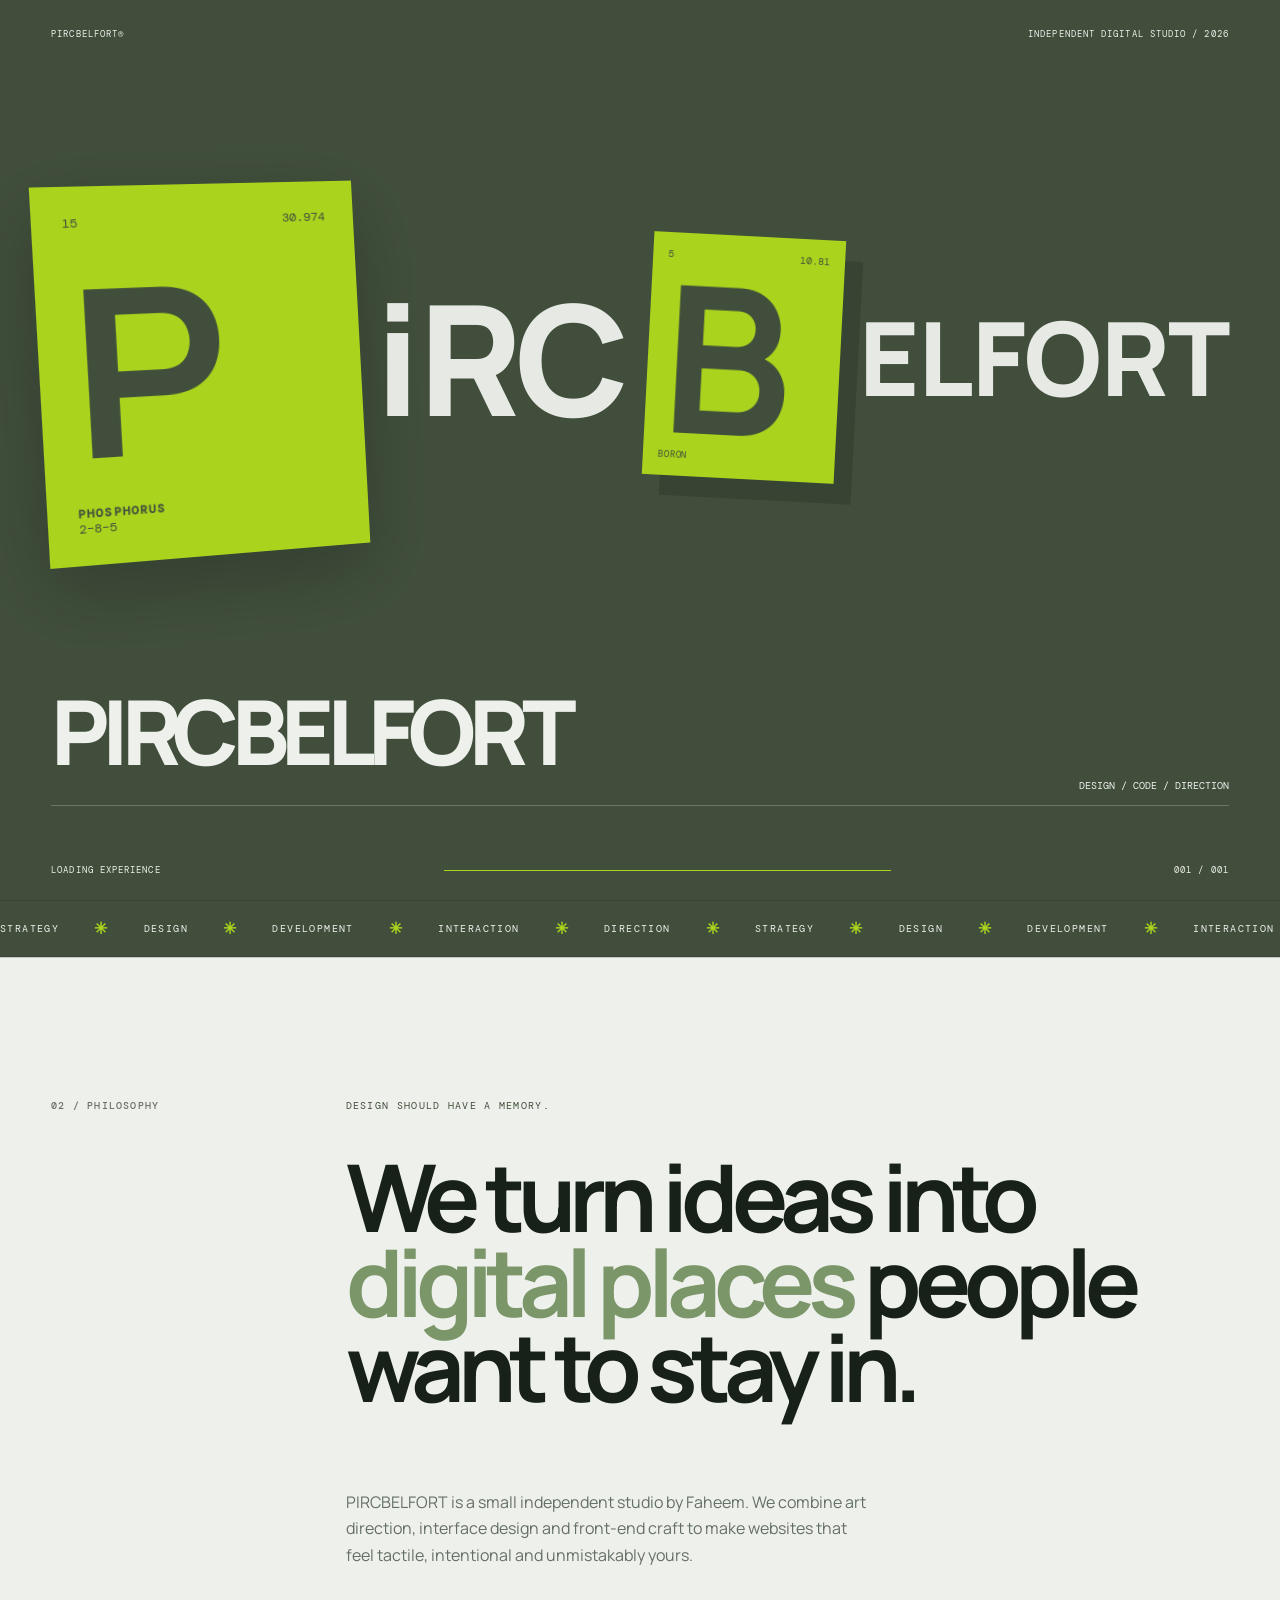
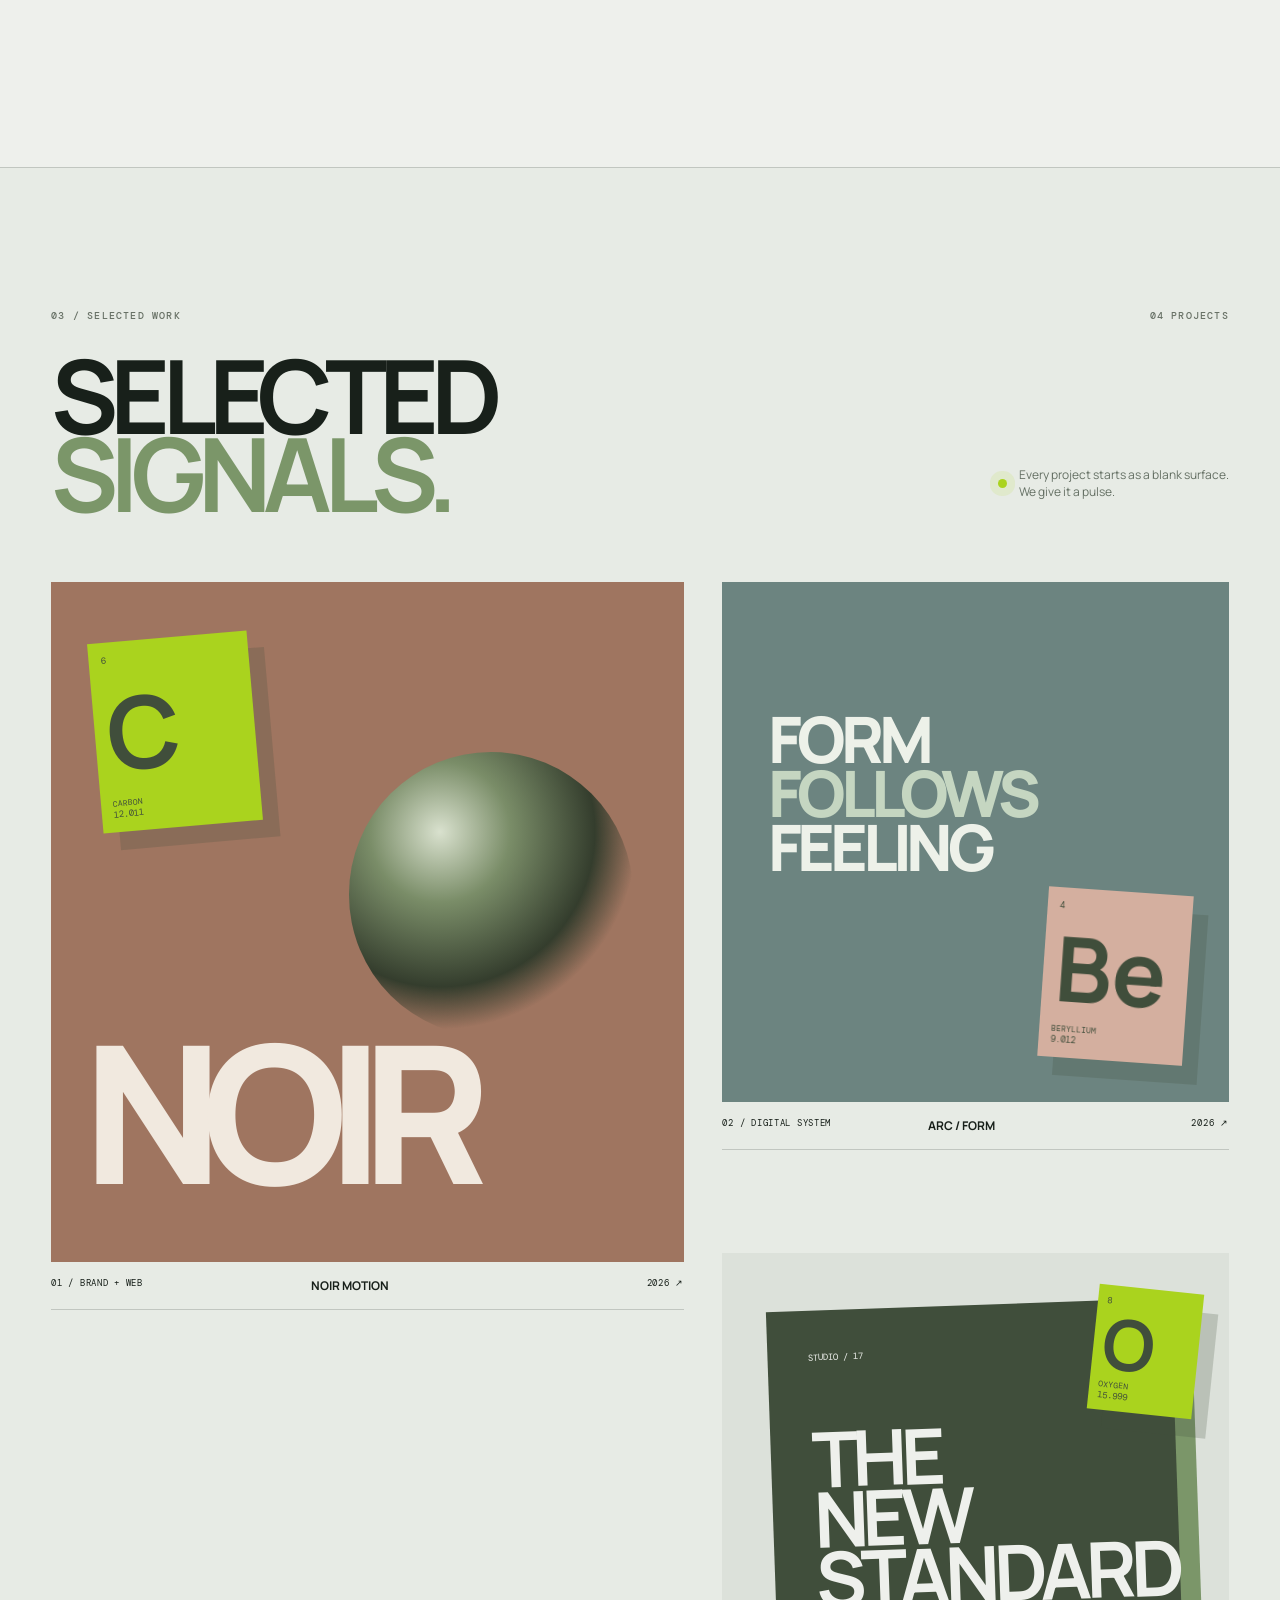
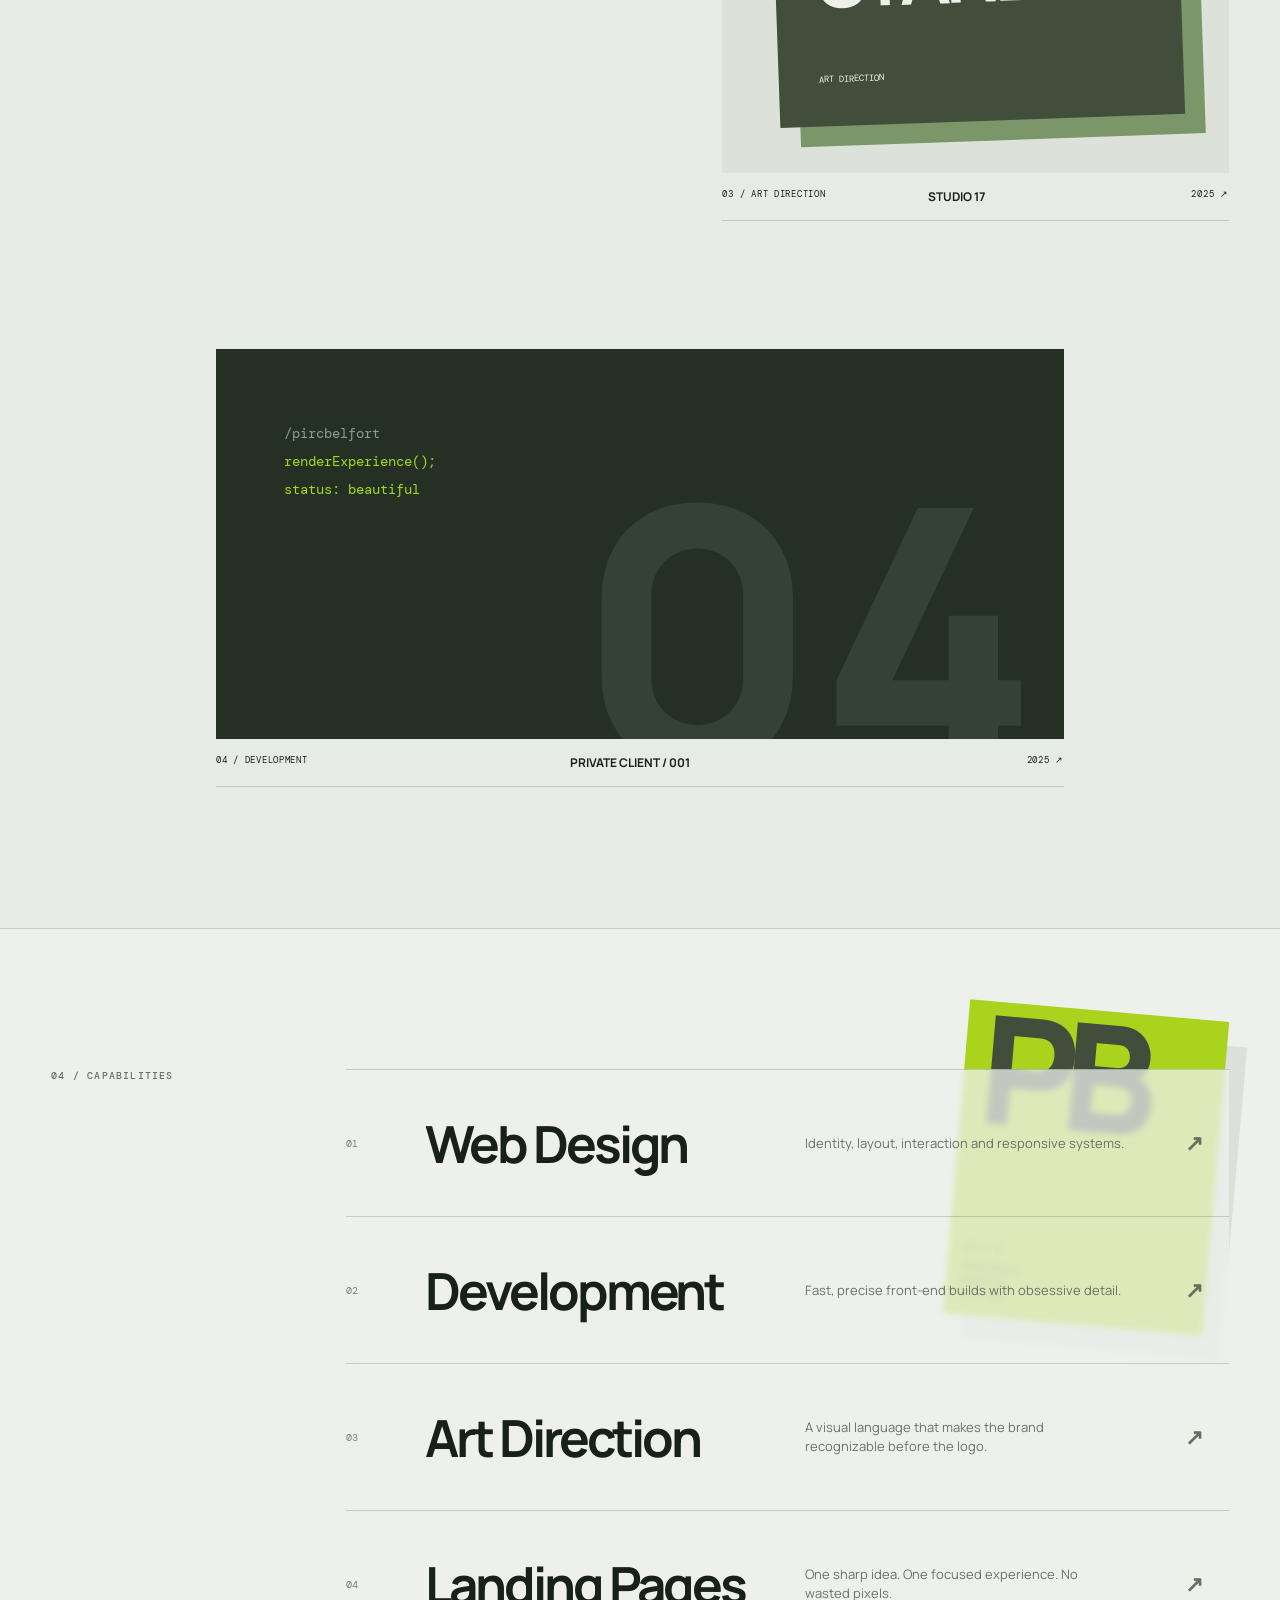
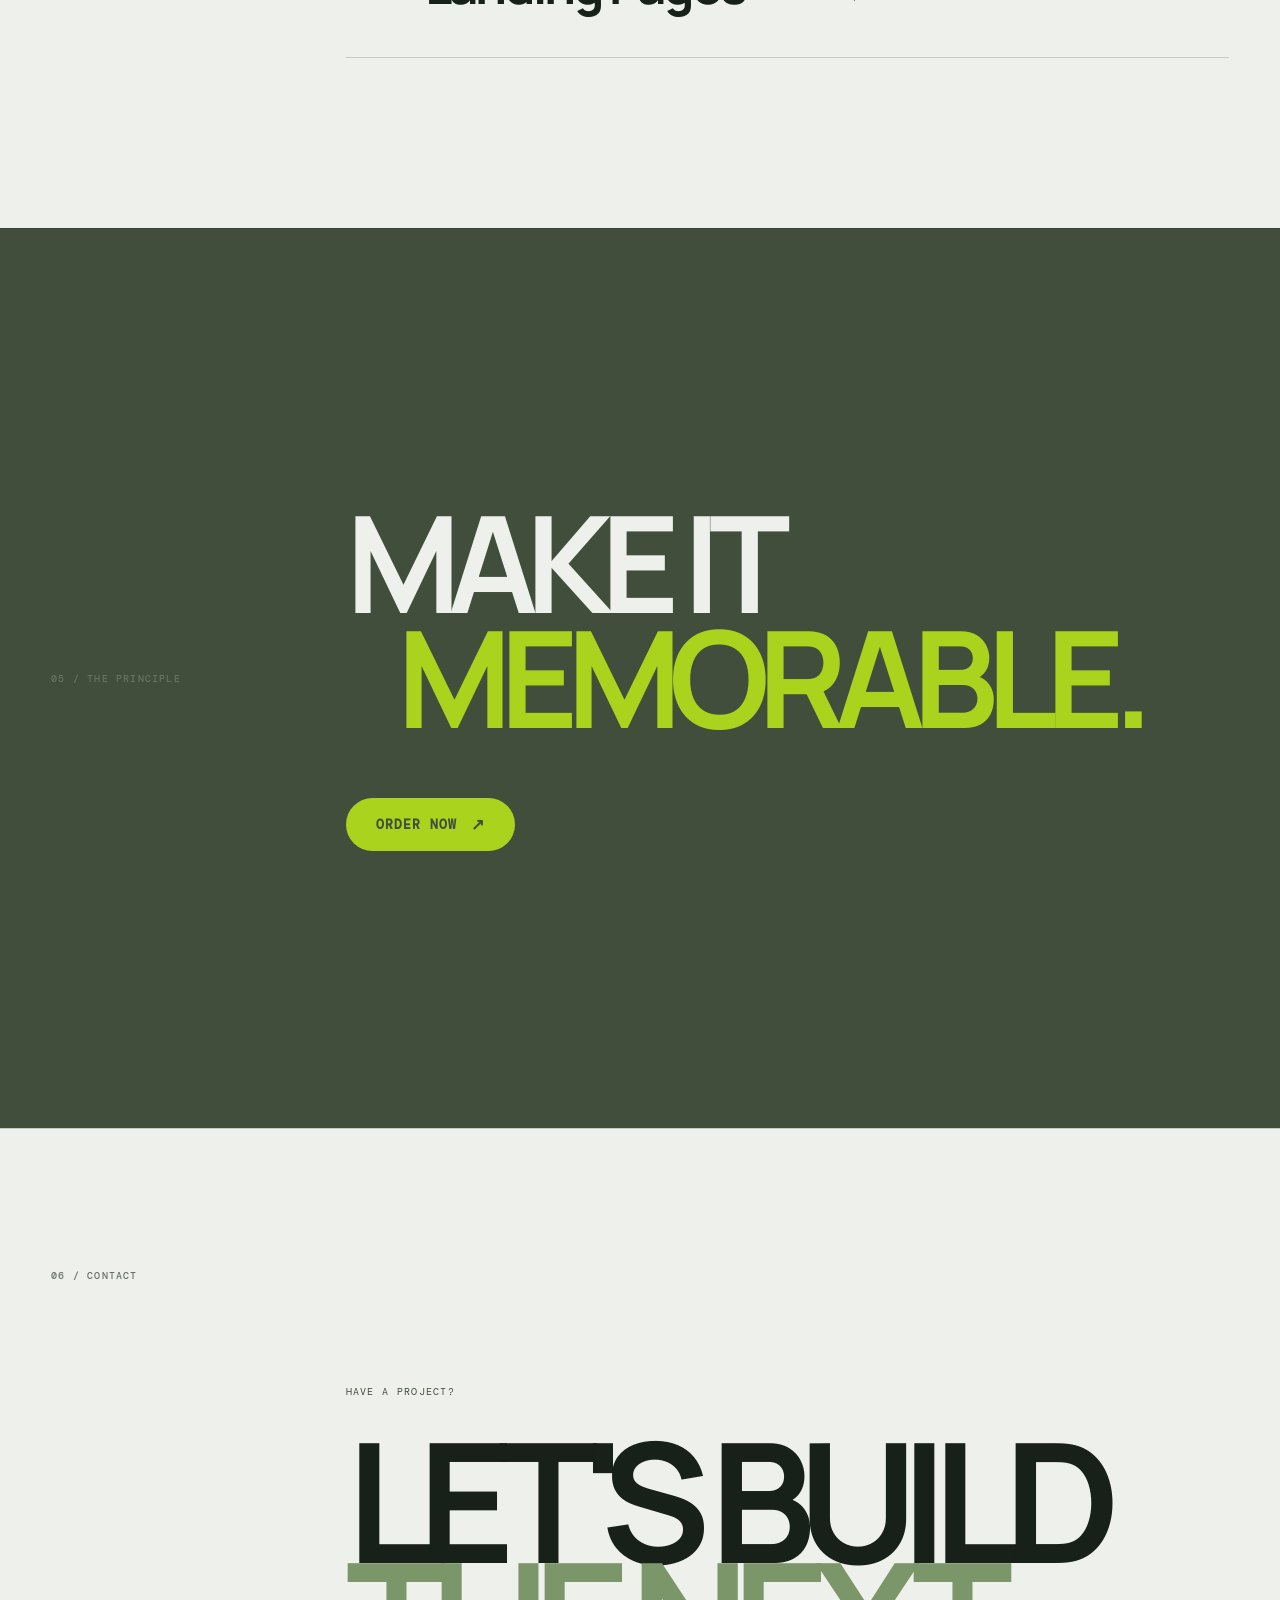
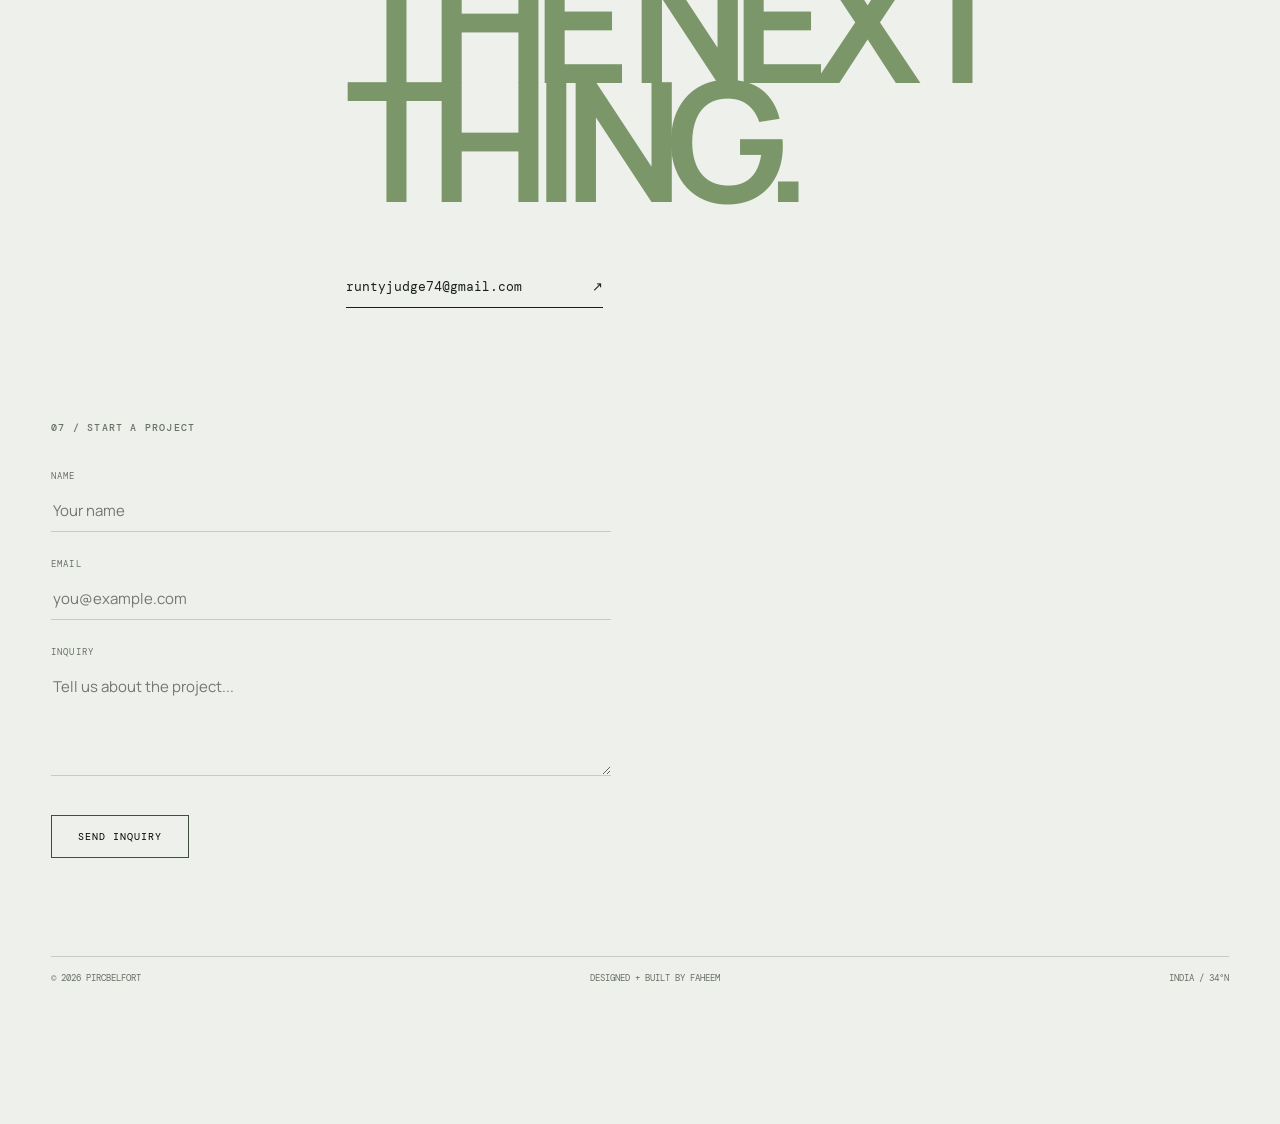
<file: index.html>
<!doctype html>
<html lang="en">
<head>
<meta charset="utf-8"><meta name="viewport" content="width=device-width,initial-scale=1">
  <link rel="icon" type="image/png" href="logo.png">
<title>PIRCBELFORT - Thread The Web</title>
<link rel="preconnect" href="https://fonts.googleapis.com"><link rel="preconnect" href="https://fonts.gstatic.com" crossorigin>
<link href="https://fonts.googleapis.com/css2?family=DM+Mono:wght@400;500&family=Manrope:wght@400;600;700;800&display=swap" rel="stylesheet">
<link rel="stylesheet" href="style.css">
</head>
<body>
<div class="intro" id="intro">
  <div class="intro-top"><span>PIRCBELFORT®</span><span>INDEPENDENT DIGITAL STUDIO / 2026</span></div>
  <div class="element-stage">
    <div class="element-card card-p">
      <span class="atomic">15</span><span class="mass">30.974</span>
      <strong>P</strong><span class="name">PHOSPHORUS</span><span class="config">2–8–5</span>
    </div>
    <div class="intro-brand">
      <span class="normal-irc">iRC</span>
      <span class="element-b">
        <small>5</small><b>B</b><em>10.81</em><i>BORON</i>
      </span>
      <span class="normal-elfort">ELFORT</span>
    </div>
  </div>
  <div class="intro-word"><span>PIRCBELFORT</span><i>DESIGN / CODE / DIRECTION</i></div>
  <div class="intro-bottom"><span>LOADING EXPERIENCE</span><div><b></b></div><span>001 / 001</span></div>
</div>

<div class="cursor-dot"></div><div class="cursor-ring"><span>VIEW</span></div>
<header class="nav">
 <a href="#top" class="logo magnetic">PIRCBELFORT<sup>®</sup></a>
 <div class="nav-center">DIGITAL STUDIO <span>•</span> BY FAHEEM</div>
 <button class="menu magnetic" aria-label="menu"><i></i><i></i></button>
</header>

<main id="top">
<section class="hero">
 <div class="eyebrow mono">01 / DIGITAL EXPERIENCES</div>
 <div class="hero-grid">
  <h1>WE MAKE<br><em>THE WEB</em><br>FEEL <span>ALIVE.</span></h1>
  <div class="hero-element">
   <div class="mini-element"><span>15</span><b>P</b><small>PHOSPHORUS</small><i>30.974</i></div>
   <p>Independent design & development for brands that refuse to look ordinary.</p>
  </div>
 </div>
 <div class="hero-atmosphere" aria-hidden="true">
   <div class="orbit-line orbit-a"></div><div class="orbit-line orbit-b"></div>
   <div class="float-card fc-one"><span>01</span><b>WEB</b><small>DESIGN SYSTEM</small></div>
   <div class="float-card fc-two"><span>02</span><b>CODE</b><small>INTERACTION</small></div>
   <div class="grain-dot gd-one"></div><div class="grain-dot gd-two"></div>
 </div>

 <div class="hero-foot"><span>SCROLL TO EXPLORE</span><a href="#work" class="circle magnetic">↓</a><span>J&K / INDIA<br>34.0837° N</span></div>
</section>

<div class="ticker"><div class="ticker-track">
 <span>STRATEGY</span><b>✳</b><span>DESIGN</span><b>✳</b><span>DEVELOPMENT</span><b>✳</b><span>INTERACTION</span><b>✳</b><span>DIRECTION</span><b>✳</b>
 <span>STRATEGY</span><b>✳</b><span>DESIGN</span><b>✳</b><span>DEVELOPMENT</span><b>✳</b><span>INTERACTION</span><b>✳</b><span>DIRECTION</span><b>✳</b>
</div></div>

<section class="intro-copy section">
 <div class="index mono">02 / PHILOSOPHY</div>
 <div>
  <p class="kicker">DESIGN SHOULD HAVE A MEMORY.</p>
  <h2>We turn ideas into <i>digital places</i> people want to stay in.</h2>
  <p class="copy">PIRCBELFORT is a small independent studio by Faheem. We combine art direction, interface design and front-end craft to make websites that feel tactile, intentional and unmistakably yours.</p>
 </div>
</section>

<section class="work section" id="work">
 <div class="section-head"><span class="index mono">03 / SELECTED WORK</span><span class="mono">04 PROJECTS</span></div>
 <div class="work-intro"><h2>SELECTED<br><i>SIGNALS.</i></h2><div class="signal-note"><span class="pulse"></span><p>Every project starts as a blank surface.<br>We give it a pulse.</p></div></div>
 <div class="work-grid">
  <article class="project project-a magnetic" data-cursor="view">
   <div class="art">
    <div class="tile"><span>6</span><b>C</b><small>CARBON</small><i>12.011</i></div><div class="project-word">NOIR</div><div class="glow"></div>
   </div><div class="meta"><span>01 / BRAND + WEB</span><b>NOIR MOTION</b><span>2026 ↗</span></div>
  </article>
  <article class="project project-b magnetic" data-cursor="view">
   <div class="art"><div class="grid"></div><div class="jade-type">FORM<br><i>FOLLOWS</i><br>FEELING</div><div class="tile light"><span>4</span><b>Be</b><small>BERYLLIUM</small><i>9.012</i></div></div>
   <div class="meta"><span>02 / DIGITAL SYSTEM</span><b>ARC / FORM</b><span>2026 ↗</span></div>
  </article>
  <article class="project project-c magnetic" data-cursor="view">
   <div class="art"><div class="poster"><small>STUDIO / 17</small><strong>THE<br>NEW<br>STANDARD</strong><em>ART DIRECTION</em></div><div class="tile tiny"><span>8</span><b>O</b><small>OXYGEN</small><i>15.999</i></div></div>
   <div class="meta"><span>03 / ART DIRECTION</span><b>STUDIO 17</b><span>2025 ↗</span></div>
  </article>
  <article class="project project-d magnetic" data-cursor="view">
   <div class="art"><div class="terminal">/pircbelfort<br><span>renderExperience();</span><br><span>status: beautiful</span></div><div class="giant">04</div></div>
   <div class="meta"><span>04 / DEVELOPMENT</span><b>PRIVATE CLIENT / 001</b><span>2025 ↗</span></div>
  </article>
 </div>
</section>

<section class="services section">
 <div class="index mono">04 / CAPABILITIES</div>
 <div class="service-visual"><span>PB</span><i>15 / 5</i><b>PERIODIC<br>DIGITAL<br>SYSTEM</b></div>
 <div class="services-list">
  <div class="service"><span>01</span><h3>Web Design</h3><p>Identity, layout, interaction and responsive systems.</p><b>↗</b></div>
  <div class="service"><span>02</span><h3>Development</h3><p>Fast, precise front-end builds with obsessive detail.</p><b>↗</b></div>
  <div class="service"><span>03</span><h3>Art Direction</h3><p>A visual language that makes the brand recognizable before the logo.</p><b>↗</b></div>
  <div class="service"><span>04</span><h3>Landing Pages</h3><p>One sharp idea. One focused experience. No wasted pixels.</p><b>↗</b></div>
 </div>
</section>

<section class="statement section">
 <div class="index mono">05 / THE PRINCIPLE</div>
 <div class="statement-main"><div class="orbit">✳</div><h2>MAKE IT<br><span>MEMORABLE.</span></h2>
  <a class="order-now magnetic" href="https://mail.google.com/mail/?view=cm&fs=1&to=runtyjudge74@gmail.com&su=New%20Project%20Inquiry%20%E2%80%94%20PIRCBELFORT&body=Hi%20PIRCBELFORT%2C%0A%0AI%27d%20like%20to%20order%2Fstart%20a%20project%3A%0A" target="_blank" rel="noopener">ORDER NOW <b>↗</b></a>
 </div>
</section>

<section class="contact section" id="contact">
 <div class="index mono">06 / CONTACT</div>
 <div class="contact-main">
  <p class="kicker">HAVE A PROJECT?</p>
  <h2>LET'S BUILD<br><i>THE NEXT THING.</i></h2>
  <a class="mail magnetic" href="https://mail.google.com/mail/?view=cm&fs=1&to=runtyjudge74@gmail.com&su=New%20Project%20Inquiry%20%E2%80%94%20PIRCBELFORT&body=Hi%20PIRCBELFORT%2C%0A%0AI%27d%20like%20to%20talk%20about%3A%0A" target="_blank" rel="noopener">runtyjudge74@gmail.com <span>↗</span></a>
 </div>

 <form class="inquiry-form" id="inquiryForm" action="https://formspree.io/f/xjkrbyka" method="POST">
  <div class="index mono">07 / START A PROJECT</div>
  <div class="field"><label>Name</label><input type="text" name="name" placeholder="Your name" required></div>
  <div class="field"><label>Email</label><input type="email" name="email" placeholder="you@example.com" required></div>
  <div class="field"><label>Inquiry</label><textarea name="message" placeholder="Tell us about the project..." required></textarea></div>
  <button type="submit">Send Inquiry</button>
  <p class="form-note" id="formNote" role="status" aria-live="polite"></p>
 </form>

 <footer><span>© 2026 PIRCBELFORT</span><span>DESIGNED + BUILT BY FAHEEM</span><span>INDIA / 34°N</span></footer>
</section>
</main>
<script src="script.js"></script>
</body></html>
</file>
<file: style.css>
:root{--paper:#eef0ec;--ink:#18201a;--forest:#404e3b;--jade:#aad31e;--sage:#7b9669;--stone:#9f7560;--pebble:#d4af9f;--bluegreen:#6c8480;--line:rgba(24,32,26,.18);--ease:cubic-bezier(.16,1,.3,1)}
html{overflow-x:hidden;max-width:100%}
*{box-sizing:border-box}html{scroll-behavior:smooth}body{margin:0;background:var(--paper);color:var(--ink);font-family:Manrope,Arial,sans-serif;cursor:none;overflow-x:hidden;max-width:100vw}.mono{font:500 10px "DM Mono",monospace;letter-spacing:.12em}a{color:inherit;text-decoration:none}.intro{position:fixed;z-index:100;background:var(--forest);color:var(--paper);inset:0;padding:28px 4vw 24px;display:flex;flex-direction:column;justify-content:space-between;transition:transform 1.2s var(--ease)}.intro.out{transform:translateY(-100%)}.intro-top,.intro-bottom{display:flex;justify-content:space-between;font:9px "DM Mono";letter-spacing:.12em}.element-stage{height:57vh;display:flex;align-items:center;justify-content:center;gap:1.5vw;perspective:1200px}.element-card{width:min(30vw,350px);aspect-ratio:.82;position:relative;padding:2.2vw;background:var(--jade);color:var(--forest);display:flex;flex-direction:column;box-shadow:0 25px 70px rgba(0,0,0,.2);transform-style:preserve-3d}.card-p{transform:rotateY(12deg) rotateZ(-3deg) translateY(15px);background:var(--jade)}.card-ir{transform:rotateY(-12deg) rotateZ(3deg) translateY(-15px);background:var(--pebble);color:var(--forest)}.element-card .atomic,.element-card .mass,.element-card .config{font:12px "DM Mono"}.element-card .mass{position:absolute;right:2.2vw;top:2.2vw}.element-card strong{font-size:clamp(100px,18vw,260px);line-height:.75;letter-spacing:-.1em;margin:auto 0}.element-card .name{font:600 11px "DM Mono";letter-spacing:.1em}.intro-word{display:flex;align-items:end;justify-content:space-between;border-bottom:1px solid rgba(238,240,236,.25);padding-bottom:13px}.intro-word span{font-size:clamp(35px,7vw,100px);font-weight:800;letter-spacing:-.08em}.intro-word i{font:10px "DM Mono";font-style:normal}.intro-bottom{align-items:center}.intro-bottom div{height:1px;background:rgba(238,240,236,.25);width:38%}.intro-bottom b{display:block;width:0;height:100%;background:var(--jade);animation:load 1.8s .3s forwards}@keyframes load{to{width:100%}}
.nav{position:fixed;z-index:20;top:0;left:0;width:100%;height:76px;padding:0 4vw;display:flex;align-items:center;justify-content:space-between;color:var(--ink);mix-blend-mode:multiply}.logo{font-size:14px;font-weight:800;letter-spacing:-.03em}.logo sup{font-size:7px}.nav-center{font:9px "DM Mono";letter-spacing:.12em}.nav-center span{color:var(--jade)}.menu{width:45px;height:40px;border:0;background:transparent;display:grid;place-content:center;gap:6px;cursor:none}.menu i{display:block;width:24px;height:1px;background:var(--ink)}.cursor-dot{position:fixed;z-index:90;width:6px;height:6px;border-radius:50%;background:var(--jade);pointer-events:none;transform:translate(-50%,-50%)}.cursor-ring{position:fixed;z-index:89;width:38px;height:38px;border:1px solid var(--ink);border-radius:50%;pointer-events:none;transform:translate(-50%,-50%);display:grid;place-items:center;transition:.45s var(--ease)}.cursor-ring span{opacity:0;font:8px "DM Mono"}.cursor-ring.view{width:84px;height:84px;background:var(--jade);border-color:var(--jade)}.cursor-ring.view span{opacity:1}.hero{min-height:100svh;padding:11vw 4vw 2.5vw;display:flex;flex-direction:column;justify-content:space-between;background:var(--paper)}.eyebrow{color:#5e6b5b}.hero-grid{display:grid;grid-template-columns:1fr 24%;align-items:end;gap:4vw}.hero h1{font-size:clamp(62px,12vw,180px);line-height:.76;letter-spacing:-.095em;margin:0;font-weight:800}.hero h1 em{font-style:normal;color:var(--sage)}.hero h1 span{color:var(--forest)}.hero-element{display:flex;flex-direction:column;align-items:flex-end;gap:28px}.mini-element{width:130px;height:160px;background:var(--forest);color:var(--paper);padding:12px;display:flex;flex-direction:column;box-shadow:12px 14px 0 rgba(170,211,30,.65);transform:rotate(4deg)}.mini-element span,.mini-element i{font:9px "DM Mono";font-style:normal}.mini-element b{font-size:80px;line-height:.8;margin:auto 0}.mini-element small{font:8px "DM Mono"}.hero-element p{font-size:12px;line-height:1.5;max-width:210px;color:#5e665e}.hero-foot{display:grid;grid-template-columns:1fr auto 1fr;align-items:end;font:9px "DM Mono";letter-spacing:.1em;color:#697068}.hero-foot span:last-child{text-align:right}.circle{width:82px;height:82px;border:1px solid var(--forest);border-radius:50%;display:grid;place-items:center;font-size:25px;transition:.5s var(--ease)}.circle:hover{background:var(--jade);transform:rotate(25deg)}.section{padding:11vw 4vw;border-top:1px solid var(--line)}.intro-copy{display:grid;grid-template-columns:25% 1fr;min-height:90vh}.kicker{font:10px "DM Mono";letter-spacing:.13em;color:var(--forest);margin:0 0 42px}.intro-copy h2{font-size:clamp(45px,7.3vw,105px);line-height:.91;letter-spacing:-.075em;max-width:1050px;margin:0 0 80px}.intro-copy h2 i{font-style:normal;color:var(--sage)}.copy{max-width:520px;font-size:16px;line-height:1.65;color:#657064}.index{color:#687166}.section-head{display:flex;justify-content:space-between;margin-bottom:70px;color:#687166}.work{background:#e7ebe5}.work-grid{display:grid;grid-template-columns:1.25fr 1fr;gap:8vw 3vw}.project-a{grid-row:span 2}.project-c{grid-column:2}.project-d{grid-column:1/-1;width:72%;margin:2vw auto 0}.art{position:relative;height:520px;overflow:hidden;background:var(--forest)}.project-a .art{height:680px;background:var(--stone)}.project-d .art{height:390px;background:#243024}.tile{position:absolute;width:160px;height:190px;left:7%;top:8%;background:var(--jade);color:var(--forest);padding:12px;display:flex;flex-direction:column;box-shadow:16px 18px 0 rgba(64,78,59,.22);transform:rotate(-5deg);z-index:2}.tile span,.tile i{font:9px "DM Mono";font-style:normal}.tile b{font-size:100px;line-height:.78;margin:auto 0}.tile small{font:8px "DM Mono"}.project-word{position:absolute;bottom:3%;left:5%;font-size:clamp(80px,15vw,220px);font-weight:800;letter-spacing:-.11em;color:#f1e9df}.glow{position:absolute;width:45%;aspect-ratio:1;border-radius:50%;right:8%;top:25%;background:radial-gradient(circle at 32% 28%,#d9e1ce,#7a8d68 25%,#343d2d 55%,transparent 70%);filter:blur(.2px);animation:float 6s ease-in-out infinite}.project-b .art{background:var(--bluegreen)}.grid{position:absolute;inset:-20%;background:linear-gradient(90deg,transparent 49.5%,#dbe4d8 50%,transparent 50.5%),linear-gradient(transparent 49.5%,#dbe4d8 50%,transparent 50.5%);background-size:50px 50px;opacity:.18;transform:perspective(500px) rotateX(58deg) rotateZ(-8deg)}.jade-type{position:absolute;left:9%;top:25%;font-size:clamp(35px,5vw,75px);line-height:.84;letter-spacing:-.08em;font-weight:800;color:#edf1e9}.jade-type i{font-style:normal;color:#c5d6c1}.tile.light{left:auto;right:8%;top:auto;bottom:8%;background:var(--pebble);transform:rotate(4deg);width:145px;height:170px}.tile.light b{font-size:90px}.project-c .art{background:#dce1da}.poster{position:absolute;inset:10%;background:var(--forest);color:var(--paper);padding:8%;display:flex;flex-direction:column;justify-content:space-between;box-shadow:20px 20px 0 var(--sage);transform:rotate(-2deg)}.poster small,.poster em{font:9px "DM Mono";font-style:normal}.poster strong{font-size:clamp(45px,6vw,90px);line-height:.78;letter-spacing:-.08em}.tile.tiny{width:105px;height:125px;right:6%;left:auto;top:7%;transform:rotate(6deg);padding:9px}.tile.tiny b{font-size:70px}.terminal{position:absolute;left:8%;top:18%;font:14px/2 "DM Mono";color:#8d9d8b}.terminal span{color:var(--jade)}.giant{position:absolute;right:3%;bottom:-4%;font-size:clamp(180px,28vw,390px);font-weight:800;line-height:.7;color:#334234}.meta{display:grid;grid-template-columns:1fr 1.3fr auto;gap:10px;border-bottom:1px solid var(--line);padding:15px 0;font:9px "DM Mono";letter-spacing:.08em}.meta b{font:700 12px Manrope;letter-spacing:0}.project{transition:transform .8s var(--ease)}.project:hover{transform:translateY(-10px)}@keyframes float{50%{transform:translateY(-18px) rotate(5deg)}}
.services{display:grid;grid-template-columns:25% 1fr;min-height:100vh}.service{display:grid;grid-template-columns:9% 1fr 1fr 5%;align-items:center;border-top:1px solid var(--line);padding:38px 0;transition:.45s var(--ease)}.service:last-child{border-bottom:1px solid var(--line)}.service:hover{padding-left:18px;background:#e5e9e1}.service>span{font:10px "DM Mono";color:#71806f}.service h3{font-size:clamp(28px,4vw,60px);letter-spacing:-.06em;margin:0}.service p{max-width:320px;color:#697168;font-size:13px;line-height:1.5}.service>b{font-size:22px;color:#66705f}.statement{min-height:100vh;display:grid;grid-template-columns:25% 1fr;align-items:center;background:var(--forest);color:var(--paper);overflow:hidden}.statement-main{position:relative;max-width:100%;overflow:hidden;padding-right:2vw}.orbit{position:absolute;right:8%;top:-30%;font-size:90px;color:var(--jade);animation:spin 14s linear infinite}.statement h2{font-size:clamp(60px,10.5vw,150px);line-height:.85;letter-spacing:-.09em;margin:0;max-width:100%}.statement h2 span{color:var(--jade);display:block;margin-left:4vw}.order-now{display:inline-flex;align-items:center;gap:14px;margin-top:5vw;padding:16px 30px;background:var(--jade);color:var(--forest);font:700 13px "DM Mono",monospace;letter-spacing:.08em;border-radius:100px;transition:.4s var(--ease)}.order-now:hover{background:var(--paper);gap:22px}.order-now b{font-size:16px}@keyframes spin{to{transform:rotate(360deg)}}.contact{min-height:100vh;display:flex;flex-direction:column;justify-content:space-between}.contact-main{margin-left:25%;padding:8vw 0}.contact h2{font-size:clamp(70px,13vw,190px);line-height:.72;letter-spacing:-.1em;margin:0 0 75px}.contact h2 i{font-style:normal;color:var(--sage)}.mail{display:inline-flex;gap:70px;border-bottom:1px solid var(--ink);padding-bottom:12px;font:13px "DM Mono";transition:.4s}.mail:hover{color:#607c48;gap:100px}.contact footer{display:flex;justify-content:space-between;border-top:1px solid var(--line);padding-top:15px;font:9px "DM Mono";color:#687166}
@media(max-width:860px){body{cursor:auto}.cursor-dot,.cursor-ring{display:none}.intro{padding:20px 5vw}.intro-top span:last-child{display:none}.element-stage{height:55vh;gap:3vw}.element-card{width:42vw;padding:4vw}.card-p{transform:rotateY(8deg) rotateZ(-4deg)}.card-ir{transform:rotateY(-8deg) rotateZ(4deg)}.element-card strong{font-size:30vw}.intro-word{display:block}.intro-word span{font-size:11vw}.intro-word i{display:block;margin-top:8px}.nav{height:65px;padding:0 5vw}.nav-center{display:none}.hero{padding:28vw 6vw 8vw}.hero-grid{grid-template-columns:1fr}.hero h1{font-size:19vw}.hero-element{display:none}.hero-foot{grid-template-columns:1fr auto}.hero-foot span:last-child{display:none}.circle{width:68px;height:68px}.section{padding:22vw 6vw}.intro-copy,.services,.statement{grid-template-columns:1fr;min-height:auto}.index{margin-bottom:50px}.intro-copy h2{font-size:13vw;margin-bottom:55px}.work-grid{grid-template-columns:1fr;gap:65px}.project-a{grid-row:auto}.project-c,.project-d{grid-column:auto}.project-d{width:100%;margin:0}.art,.project-a .art,.project-d .art{height:82vw;max-height:520px}.meta{font-size:8px}.meta b{font-size:10px}.services-list{margin:0}.service{grid-template-columns:13% 1fr 9%;gap:6px;padding:28px 0}.service p{grid-column:2/-1;margin:6px 0 0}.service>b{grid-column:3;grid-row:1}.statement{min-height:100svh}.statement h2{font-size:14vw;letter-spacing:-.06em}.statement h2 span{margin-left:0}.order-now{margin-top:8vw;padding:14px 24px;font-size:11px}.orbit{font-size:60px;top:-15%;right:0}.contact-main{margin:0}.contact h2{font-size:19vw}.mail{font-size:10px;gap:25px}.mail:hover{gap:25px}.contact footer{display:grid;gap:12px}.logo{font-size:12px}}

/* PIRCBELFORT 4.0 — richer home + refined intro */
.intro-brand{display:flex;align-items:center;gap:1.5vw;color:var(--paper);font-weight:800;letter-spacing:-.09em;line-height:.8;transform:translateY(3px)}
.normal-irc{font-size:clamp(80px,12vw,170px);opacity:.96}
.normal-elfort{font-size:clamp(58px,8vw,115px);opacity:.96}
.element-b{width:clamp(170px,15vw,230px);height:clamp(190px,19vw,280px);background:var(--jade);color:var(--forest);display:flex;flex-direction:column;padding:1.2vw;position:relative;box-shadow:18px 20px 0 rgba(0,0,0,.14);transform:rotate(3deg);letter-spacing:0}
.element-b small,.element-b em{font:10px "DM Mono";font-style:normal}
.element-b em{position:absolute;right:1.2vw;top:1.2vw}
.element-b b{font-size:clamp(120px,16vw,210px);line-height:.72;margin:auto 0}
.element-b i{font:9px "DM Mono";font-style:normal;letter-spacing:.08em}
.intro-brand .normal-irc,.intro-brand .normal-elfort{animation:brandRise .9s 1.15s var(--ease) both}
.element-b{animation:bRise 1s 1.25s var(--ease) both}
@keyframes brandRise{from{opacity:0;transform:translateY(40px)}to{opacity:.96;transform:none}}
@keyframes bRise{from{opacity:0;transform:rotate(8deg) translateY(55px) scale(.88)}to{opacity:1;transform:rotate(3deg) translateY(0) scale(1)}}

.hero{isolation:isolate}
.hero-grid{position:relative;z-index:3}
.hero-atmosphere{position:absolute;inset:15% 0 9%;z-index:1;pointer-events:none;overflow:hidden}
.orbit-line{position:absolute;border:1px solid rgba(64,78,59,.16);border-radius:50%;left:42%;top:8%;width:45vw;aspect-ratio:1;animation:slowSpin 22s linear infinite}
.orbit-b{left:48%;top:14%;width:34vw;animation-direction:reverse;border-color:rgba(123,150,105,.25)}
@keyframes slowSpin{to{transform:rotate(360deg)}}
.float-card{position:absolute;width:145px;height:175px;padding:12px;background:var(--forest);color:var(--paper);box-shadow:12px 14px 0 rgba(64,78,59,.13);display:flex;flex-direction:column;transition:transform .6s var(--ease)}
.float-card span,.float-card small{font:9px "DM Mono";letter-spacing:.08em}
.float-card b{font-size:58px;letter-spacing:-.08em;line-height:.8;margin:auto 0}
.float-card small{color:#bdc9b8}
.fc-one{right:7%;top:8%;transform:rotate(5deg)}
.fc-two{right:29%;bottom:8%;background:var(--sage);transform:rotate(-6deg)}
.grain-dot{position:absolute;width:7px;height:7px;border-radius:50%;background:var(--jade);box-shadow:0 0 0 8px rgba(170,211,30,.12)}
.gd-one{right:18%;top:30%}.gd-two{left:31%;bottom:21%;width:4px;height:4px}
.hero h1{position:relative;text-shadow:0 1px 0 rgba(255,255,255,.2)}
.ticker{overflow:hidden;background:var(--forest);color:var(--paper);border-top:1px solid rgba(24,32,26,.2);border-bottom:1px solid rgba(24,32,26,.2);white-space:nowrap}
.ticker-track{display:inline-flex;align-items:center;gap:35px;padding:17px 0;font:10px "DM Mono";letter-spacing:.14em;min-width:200%;animation:ticker 24s linear infinite}
.ticker-track b{color:var(--jade);font-size:16px}
@keyframes ticker{to{transform:translateX(-50%)}}
.work-intro{display:flex;justify-content:space-between;align-items:end;margin:-35px 0 70px}
.work-intro h2{font-size:clamp(50px,8vw,120px);line-height:.76;letter-spacing:-.08em;margin:0}
.work-intro h2 i{font-style:normal;color:var(--sage)}
.signal-note{display:flex;align-items:center;gap:12px;color:#657064;font-size:12px;line-height:1.4}
.pulse{width:9px;height:9px;border-radius:50%;background:var(--jade);box-shadow:0 0 0 8px rgba(170,211,30,.12);animation:pulseDot 1.8s ease-in-out infinite}
@keyframes pulseDot{50%{box-shadow:0 0 0 13px rgba(170,211,30,.03)}}
.service-visual{position:absolute;right:5%;top:9%;width:260px;height:315px;background:var(--jade);color:var(--forest);padding:16px;transform:rotate(5deg);box-shadow:20px 24px 0 rgba(64,78,59,.1);display:flex;flex-direction:column;z-index:0}
.service-visual span{font-size:150px;font-weight:800;line-height:.65;letter-spacing:-.1em}
.service-visual i{font:10px "DM Mono";font-style:normal;margin-top:auto}
.service-visual b{font:10px "DM Mono";letter-spacing:.1em;margin-top:8px}
.services{position:relative}.services-list{position:relative;z-index:1}
.service{background:rgba(238,240,236,.75);backdrop-filter:blur(3px)}
@media(max-width:860px){
 .intro-brand{gap:2vw}.normal-irc{font-size:16vw}.normal-elfort{font-size:9vw}.element-b{width:25vw;height:34vw}.element-b b{font-size:23vw}
 .hero-atmosphere{inset:21% 0 12%}.orbit-line{left:27%;top:12%;width:80vw}.orbit-b{left:38%;width:58vw}
 .float-card{width:95px;height:115px;padding:9px}.float-card b{font-size:40px}.fc-one{right:4%;top:13%}.fc-two{right:5%;bottom:17%}
 .gd-one{right:23%;top:35%}.gd-two{left:20%;bottom:28%}
 .work-intro{display:block;margin:-10px 0 55px}.work-intro h2{font-size:15vw;margin-bottom:25px}.signal-note{font-size:11px}
 .service-visual{width:130px;height:155px;right:4%;top:4%;opacity:.65}.service-visual span{font-size:70px}
 .services-list{margin-top:80px}
}

/* small laptops & tablet-landscape: soften decorative elements so nothing crowds or clips at these widths */
@media(min-width:861px) and (max-width:1180px){
 .hero{padding:13vw 4vw 3vw}
 .hero h1{font-size:clamp(56px,10vw,140px)}
 .float-card{width:110px;height:135px;padding:9px}.float-card b{font-size:44px}
 .orbit-line{width:55vw}.orbit-b{width:42vw}
 .service-visual{width:190px;height:230px;opacity:.8}.service-visual span{font-size:105px}
 .giant{font-size:clamp(140px,22vw,300px)}
 .tile{width:130px;height:155px}.tile b{font-size:78px}
 .element-b{width:clamp(140px,13vw,190px);height:clamp(160px,16vw,230px)}.element-b b{font-size:clamp(95px,13vw,165px)}
}

/* contact inquiry form, before the footer */
.inquiry-form{margin:10px 0 70px;max-width:560px}
.inquiry-form .index{margin-bottom:36px}
.inquiry-form .field{margin-bottom:26px}
.inquiry-form label{display:block;font:9px "DM Mono";letter-spacing:.12em;text-transform:uppercase;color:#687166;margin-bottom:8px}
.inquiry-form input,.inquiry-form textarea{width:100%;border:0;border-bottom:1px solid var(--line);background:transparent;padding:10px 2px;font:15px Manrope,Arial,sans-serif;color:var(--ink);outline:0}
.inquiry-form input:focus,.inquiry-form textarea:focus{border-bottom-color:var(--jade)}
.inquiry-form textarea{min-height:110px;resize:vertical;font-family:Manrope,Arial,sans-serif}
.inquiry-form button{margin-top:8px;padding:14px 26px;border:1px solid var(--forest);background:transparent;font:10px "DM Mono";letter-spacing:.1em;text-transform:uppercase;cursor:none;transition:.35s var(--ease)}
.inquiry-form button:hover{background:var(--forest);color:var(--paper)}.inquiry-form button:disabled{opacity:.55;cursor:not-allowed}.form-note{margin:14px 0 0;font:11px "DM Mono",monospace;color:var(--jade);min-height:14px}.form-note.error{color:#b6503f}
@media(max-width:860px){.inquiry-form button{cursor:pointer}}
</file>
